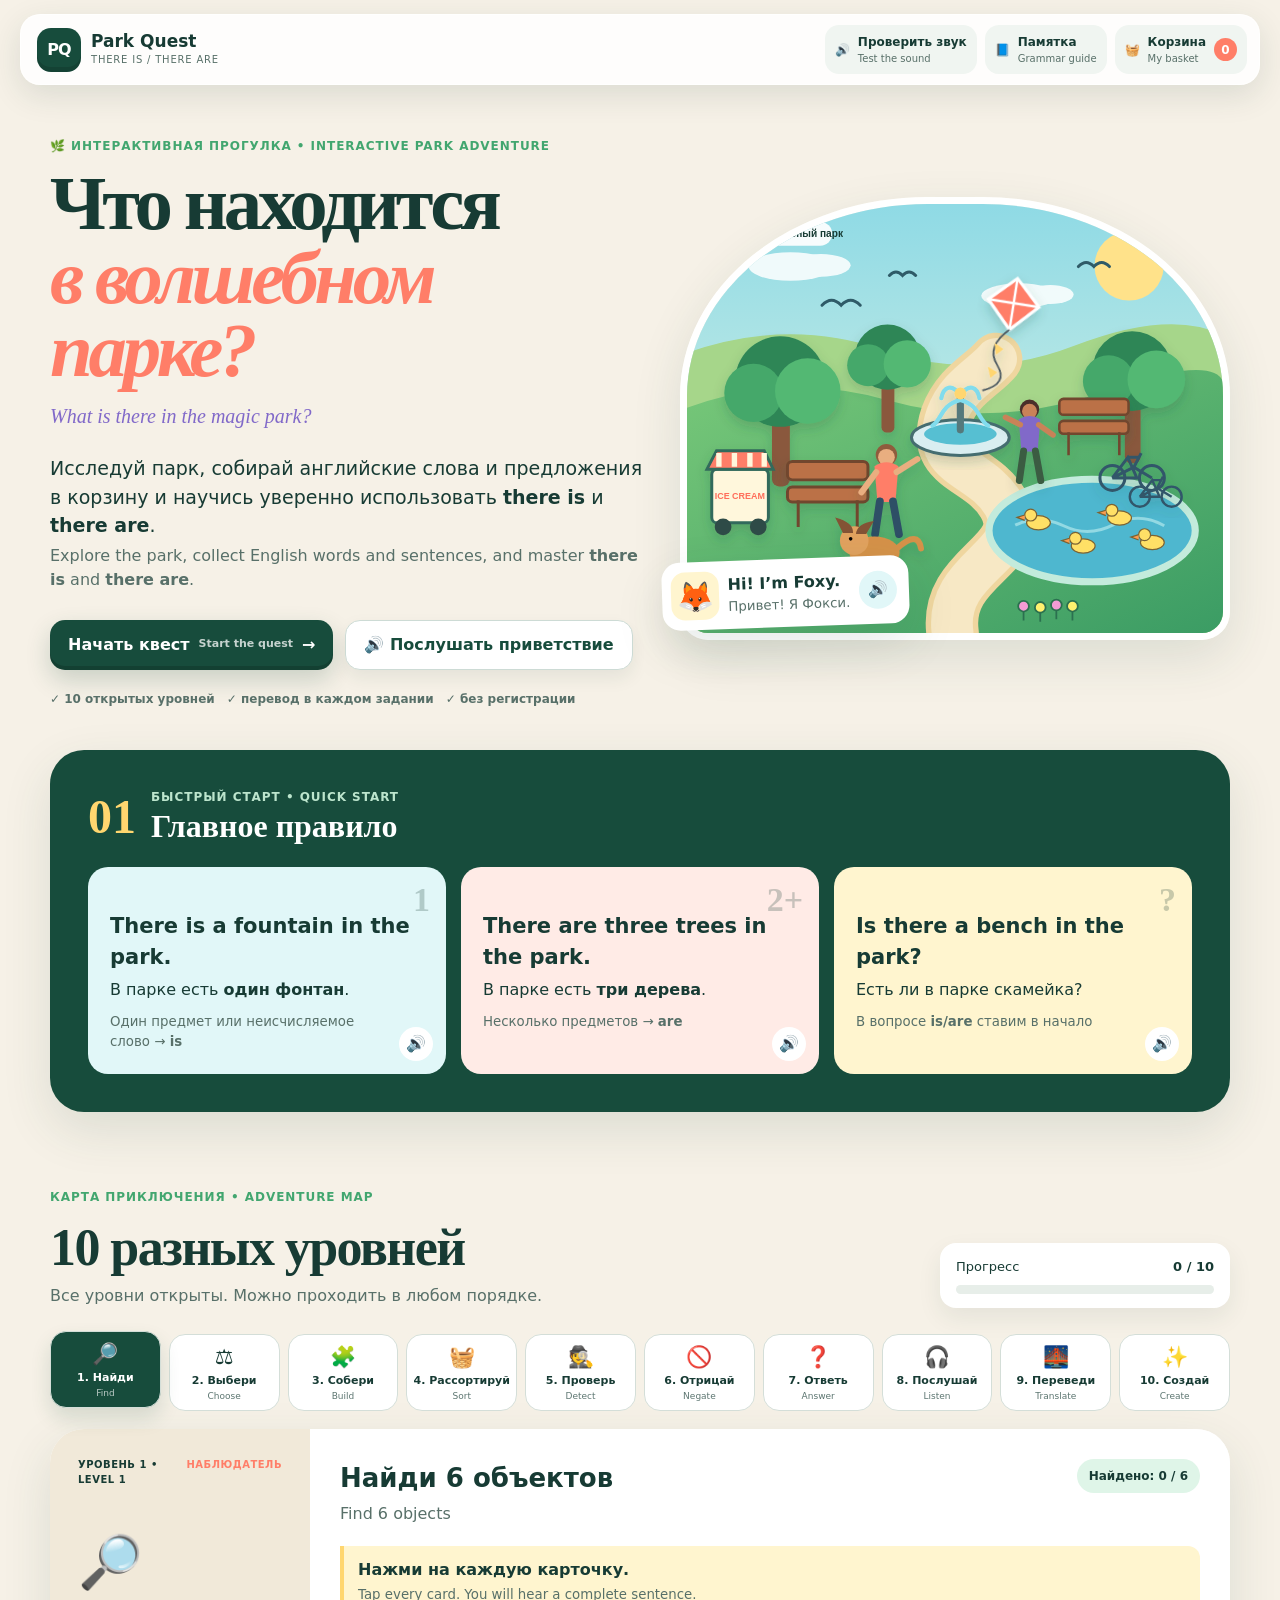
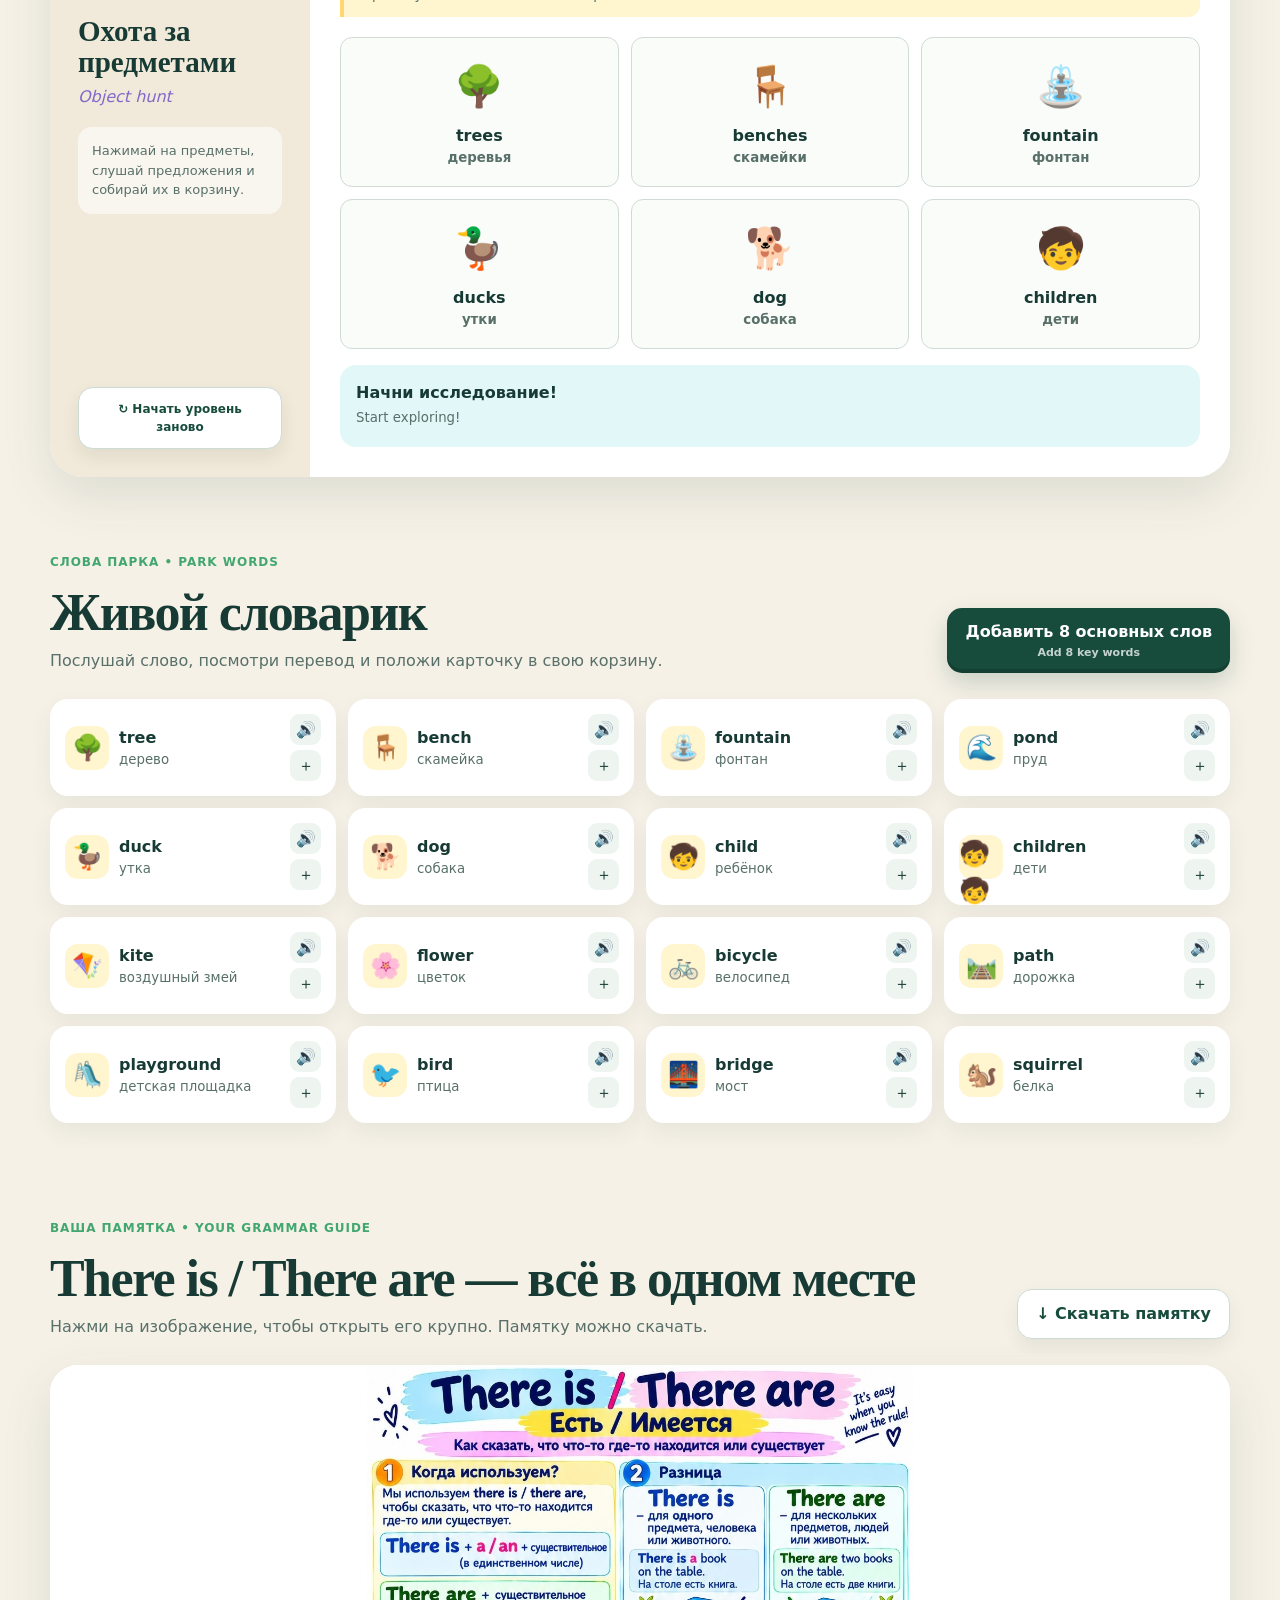
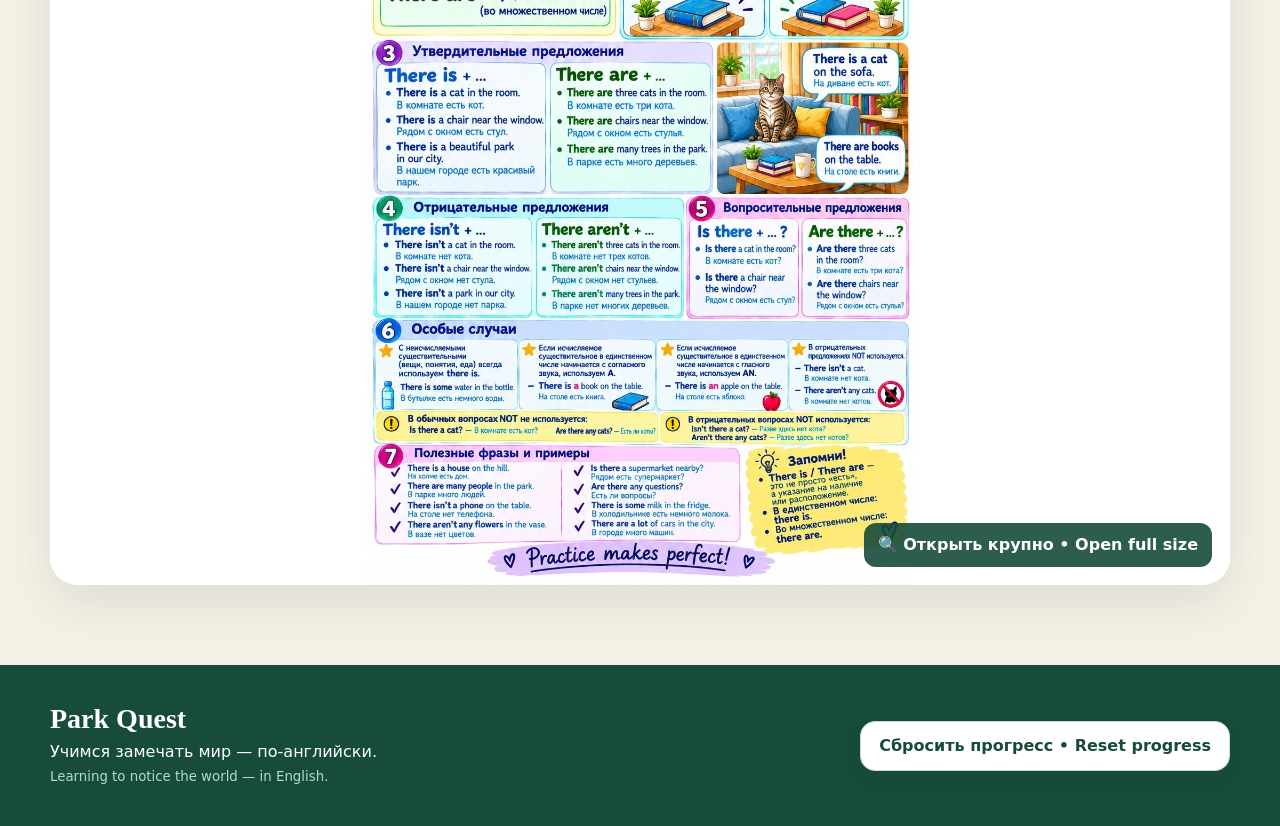
<file: index.html>
<!doctype html>
<html lang="ru">
<head>
  <meta charset="utf-8">
  <meta name="viewport" content="width=device-width, initial-scale=1, viewport-fit=cover">
  <meta name="theme-color" content="#174c3c">
  <meta name="description" content="Интерактивная игра по английскому языку: There is / There are. 10 уровней, озвучка, перевод и словарь.">
  <title>Park Quest — There is / There are</title>
  <link rel="stylesheet" href="styles.css">
</head>
<body>
  <div class="sky-noise" aria-hidden="true"></div>
  <header class="topbar">
    <a class="brand" href="#top" aria-label="Park Quest — на главную">
      <span class="brand-mark">PQ</span>
      <span><b>Park Quest</b><small>There is / There are</small></span>
    </a>
    <nav class="top-actions" aria-label="Быстрые действия">
      <button class="chip" id="soundTestBtn" type="button"><span>🔊</span><span>Проверить звук<small>Test the sound</small></span></button>
      <button class="chip" id="openMemoBtn" type="button"><span>📘</span><span>Памятка<small>Grammar guide</small></span></button>
      <button class="chip basket-chip" id="openBasketBtn" type="button"><span>🧺</span><span>Корзина<small>My basket</small></span><b id="basketCount">0</b></button>
    </nav>
  </header>

  <main id="top">
    <section class="hero shell">
      <div class="hero-copy">
        <p class="eyebrow"><span>🌿</span> Интерактивная прогулка • Interactive park adventure</p>
        <h1>Что находится<br><em>в волшебном парке?</em></h1>
        <p class="translation">What is there in the magic park?</p>
        <p class="lead">Исследуй парк, собирай английские слова и предложения в корзину и научись уверенно использовать <b>there is</b> и <b>there are</b>.</p>
        <p class="lead-en">Explore the park, collect English words and sentences, and master <b>there is</b> and <b>there are</b>.</p>
        <div class="hero-buttons">
          <button class="primary-btn" id="startBtn" type="button">Начать квест <span>Start the quest</span> →</button>
          <button class="secondary-btn speak-btn" type="button" data-speak="Welcome to Park Quest! Let's discover what is in the park.">🔊 Послушать приветствие</button>
        </div>
        <div class="mini-facts" aria-label="Особенности игры">
          <span>✓ 10 открытых уровней</span><span>✓ перевод в каждом задании</span><span>✓ без регистрации</span>
        </div>
      </div>
      <div class="hero-art" aria-label="Иллюстрация волшебного парка">
        <img src="assets/park-scene.svg" alt="Парк с фонтаном, деревьями, скамейками, утками, детьми и собакой">
        <div class="guide-bubble">
          <span class="guide-avatar">🦊</span>
          <div><b>Hi! I’m Foxy.</b><small>Привет! Я Фокси.</small></div>
          <button class="round-speak speak-btn" type="button" aria-label="Озвучить фразу" data-speak="Hi! I'm Foxy. Let's explore the park together!">🔊</button>
        </div>
      </div>
    </section>

    <section class="rule-strip shell" aria-labelledby="quick-rule-title">
      <div class="rule-intro">
        <span class="section-number">01</span>
        <div><p class="eyebrow">Быстрый старт • Quick start</p><h2 id="quick-rule-title">Главное правило</h2></div>
      </div>
      <div class="rule-cards">
        <article class="rule-card cyan">
          <span class="rule-icon">1</span>
          <h3>There <b>is</b> a fountain in the park.</h3>
          <p>В парке есть <b>один фонтан</b>.</p>
          <small>Один предмет или неисчисляемое слово → <b>is</b></small>
          <button class="tiny-speak speak-btn" type="button" data-speak="There is a fountain in the park.">🔊</button>
        </article>
        <article class="rule-card coral">
          <span class="rule-icon">2+</span>
          <h3>There <b>are</b> three trees in the park.</h3>
          <p>В парке есть <b>три дерева</b>.</p>
          <small>Несколько предметов → <b>are</b></small>
          <button class="tiny-speak speak-btn" type="button" data-speak="There are three trees in the park.">🔊</button>
        </article>
        <article class="rule-card yellow">
          <span class="rule-icon">?</span>
          <h3><b>Is</b> there a bench in the park?</h3>
          <p>Есть ли в парке скамейка?</p>
          <small>В вопросе <b>is/are</b> ставим в начало</small>
          <button class="tiny-speak speak-btn" type="button" data-speak="Is there a bench in the park?">🔊</button>
        </article>
      </div>
    </section>

    <section class="quest shell" id="quest">
      <div class="section-heading">
        <div><p class="eyebrow">Карта приключения • Adventure map</p><h2>10 разных уровней</h2><p>Все уровни открыты. Можно проходить в любом порядке.</p></div>
        <div class="progress-card">
          <div><span>Прогресс</span><b id="progressText">0 / 10</b></div>
          <div class="progress-track"><i id="progressBar"></i></div>
        </div>
      </div>
      <div class="level-map" id="levelMap" aria-label="Выбор уровня"></div>
      <div class="game-shell">
        <aside class="mission-card">
          <div class="mission-top"><span id="missionNumber">Уровень 1</span><span id="missionBadge">Наблюдатель</span></div>
          <div class="mission-icon" id="missionIcon">🔎</div>
          <h3 id="missionTitle">Охота за предметами</h3>
          <p id="missionTranslation">Object hunt</p>
          <div class="mission-tip" id="missionTip">Нажимай на предметы и слушай предложения.</div>
          <button class="secondary-btn full" id="resetLevelBtn" type="button">↻ Начать уровень заново</button>
        </aside>
        <section class="game-stage" id="gameStage" aria-live="polite"></section>
      </div>
    </section>

    <section class="vocab shell" id="vocabulary">
      <div class="section-heading">
        <div><p class="eyebrow">Слова парка • Park words</p><h2>Живой словарик</h2><p>Послушай слово, посмотри перевод и положи карточку в свою корзину.</p></div>
        <button class="primary-btn compact" id="addAllWordsBtn" type="button">Добавить 8 основных слов <span>Add 8 key words</span></button>
      </div>
      <div class="word-grid" id="wordGrid"></div>
    </section>

    <section class="memo shell" id="memo">
      <div class="section-heading">
        <div><p class="eyebrow">Ваша памятка • Your grammar guide</p><h2>There is / There are — всё в одном месте</h2><p>Нажми на изображение, чтобы открыть его крупно. Памятку можно скачать.</p></div>
        <a class="secondary-btn" href="assets/there-is-there-are-memo.jpg" download>↓ Скачать памятку</a>
      </div>
      <button class="memo-preview" id="memoPreview" type="button" aria-label="Открыть памятку крупно">
        <img src="assets/there-is-there-are-memo.jpg" alt="Памятка There is и There are с русским переводом, правилами и примерами">
        <span>🔍 Открыть крупно • Open full size</span>
      </button>
    </section>
  </main>

  <footer>
    <div class="shell footer-inner"><div><b>Park Quest</b><p>Учимся замечать мир — по-английски.</p><small>Learning to notice the world — in English.</small></div><button class="secondary-btn" id="resetAllBtn" type="button">Сбросить прогресс • Reset progress</button></div>
  </footer>

  <dialog id="basketDialog" class="panel-dialog">
    <div class="dialog-head"><div><p class="eyebrow">Моя коллекция • My collection</p><h2>Корзина слов и предложений</h2></div><button class="close-btn" data-close-dialog="basketDialog" type="button" aria-label="Закрыть">×</button></div>
    <div class="basket-tabs"><button class="active" data-basket-tab="all">Все • All</button><button data-basket-tab="word">Слова • Words</button><button data-basket-tab="sentence">Предложения • Sentences</button></div>
    <div id="basketItems" class="basket-items"></div>
    <div class="dialog-actions"><button class="secondary-btn" id="copyBasketBtn" type="button">⧉ Скопировать список</button><button class="danger-link" id="clearBasketBtn" type="button">Очистить корзину</button></div>
  </dialog>

  <dialog id="memoDialog" class="memo-dialog">
    <button class="close-btn floating" data-close-dialog="memoDialog" type="button" aria-label="Закрыть">×</button>
    <img src="assets/there-is-there-are-memo.jpg" alt="Полная памятка There is и There are">
  </dialog>

  <div class="toast" id="toast" role="status" aria-live="polite"></div>
  <script src="app.js"></script>
</body>
</html>
</file>
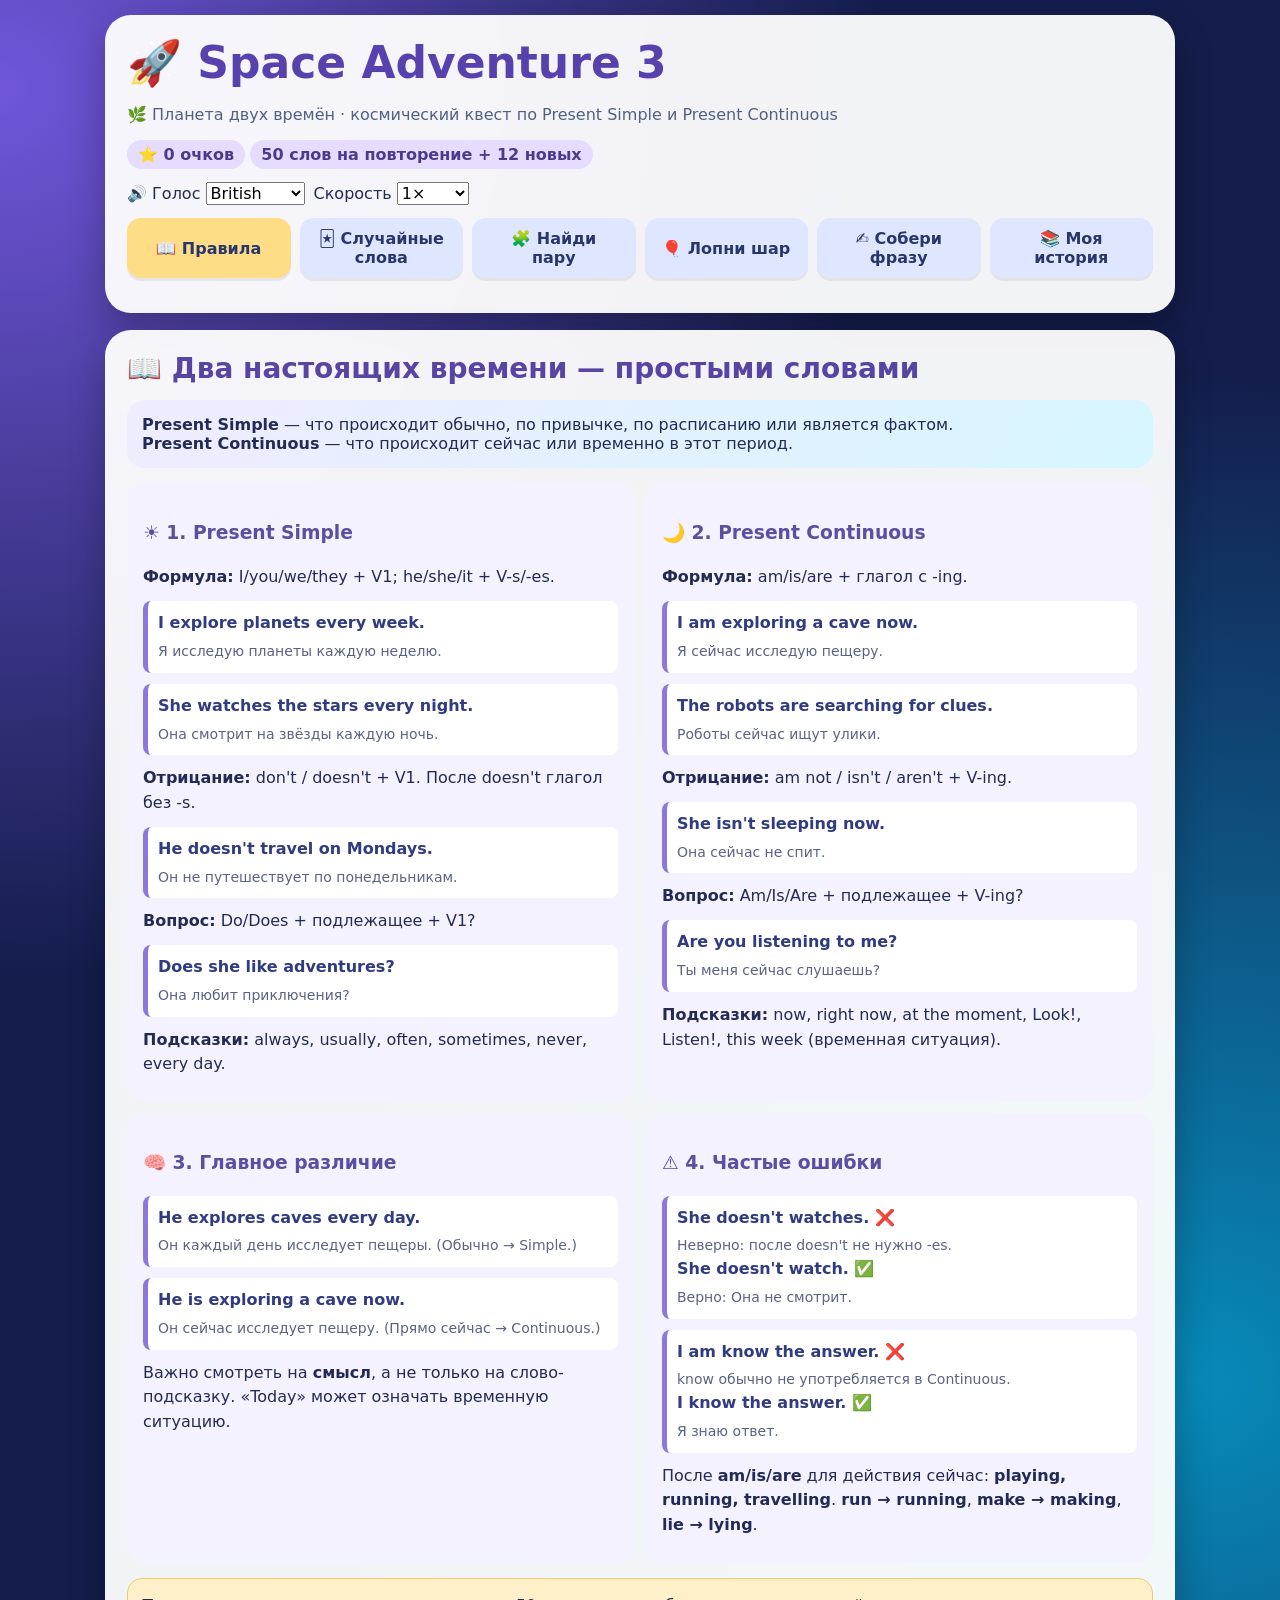
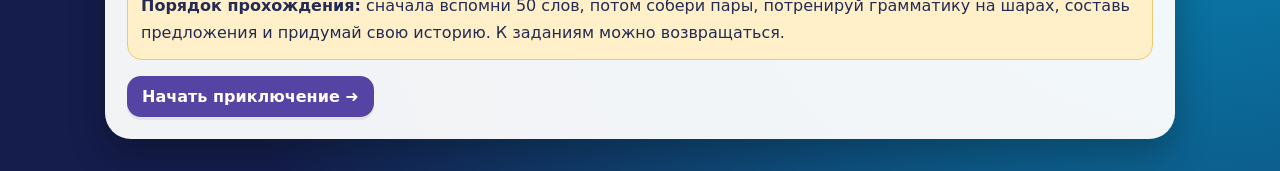
<file: space-adventure-3/index.html>
<!doctype html><html lang="ru"><head><meta charset="utf-8"><meta name="viewport" content="width=device-width,initial-scale=1"><meta name="theme-color" content="#241e62"><title>🚀 Space Adventure 3 — Планета двух времён</title><style>
:root{font-family:system-ui,"Segoe UI",Arial,sans-serif;color:#232b54}*{box-sizing:border-box}body{margin:0;min-height:100vh;background:radial-gradient(circle at 0% 5%,#7156da 0,transparent 42%),radial-gradient(circle at 94% 78%,#078ab9 0,transparent 55%),#141d4c}.wrap{max-width:1100px;margin:auto;padding:15px}header,main{background:#fffffff1;border-radius:26px;padding:22px;margin-bottom:17px;box-shadow:0 15px 36px #0004}h1{margin:0;color:#5742ad;font-size:clamp(26px,5vw,44px)}h2{margin:0 0 13px;color:#5844a2;font-size:clamp(21px,3vw,28px)}h3{color:#5b4fa0}.dim{color:#526180}.nav,.actions,.choices,.answer,.bank,.filters{display:flex;gap:9px;flex-wrap:wrap;margin:13px 0}.nav button{flex:1 1 145px}.pill{display:inline-block;border-radius:20px;padding:5px 11px;background:#e5dcff;font-weight:800;color:#4c3b8b}button,select{font:inherit}button{border:0;border-radius:14px;background:#dfe6ff;color:#28366c;font-weight:800;cursor:pointer;padding:11px 15px;touch-action:manipulation;box-shadow:0 3px 0 #0001}button:active{transform:translateY(2px)}button:focus-visible,textarea:focus-visible{outline:3px solid #ef93bd}button:disabled{opacity:.45;cursor:default}.sel,.gold{background:#ffdc86}.pink{background:#ffc5da}.mint{background:#a7efcf}.blue{background:#a8e9ff}.dark{background:#5644a5;color:white}.stage[hidden]{display:none}.heading{background:linear-gradient(120deg,#efecff,#d7f6ff);border-radius:18px;padding:15px;margin:15px 0}.lesson-grid{display:grid;grid-template-columns:repeat(2,minmax(0,1fr));gap:12px}.lesson{border-radius:17px;background:#f4f2ff;padding:16px;line-height:1.55}.lesson p{margin:8px 0}.example{border-left:5px solid #8c78db;background:white;border-radius:8px;padding:10px;margin:11px 0}.en{font-weight:850;color:#303b80}.ru{font-size:14px;color:#596383;margin-top:5px}.stat{font-weight:800;color:#5747a4}.bar{height:13px;border-radius:30px;background:#e2e4fd;overflow:hidden;margin:13px 0}.bar span{display:block;width:0;height:100%;background:linear-gradient(90deg,#43dfbf,#7095ff);transition:width .25s}.flipcard{margin:14px auto;max-width:560px;height:225px;cursor:pointer;perspective:900px}.inner{width:100%;height:100%;position:relative;transform-style:preserve-3d;transition:transform .5s}.flipcard.flipped .inner{transform:rotateY(180deg)}.face{position:absolute;inset:0;display:flex;align-items:center;justify-content:center;flex-direction:column;gap:7px;border-radius:23px;border:4px solid #aedcff;background:linear-gradient(120deg,#dcf8ff,#fff);backface-visibility:hidden;-webkit-backface-visibility:hidden;text-align:center;padding:12px}.face.back{transform:rotateY(180deg);background:linear-gradient(120deg,#ffebc1,#efe1ff)}.bigword{font-size:clamp(26px,5vw,37px);font-weight:950}.emoji{font-size:58px}.option-grid{display:grid;grid-template-columns:repeat(2,minmax(0,1fr));gap:9px}.option-grid button{min-height:54px}.board{display:grid;grid-template-columns:repeat(5,minmax(0,1fr));gap:9px}.piece{min-height:84px;padding:5px;overflow-wrap:anywhere;background:#6553c1;color:white;border:3px solid #9989ed;font-size:14px}.piece.open{background:#ffdf98;color:#27315f}.piece.done{background:#b0f2d8;color:#185b48}.gamefield{position:relative;min-height:310px;background:radial-gradient(circle at center,#55cfc033,transparent 60%),linear-gradient(180deg,#12194f,#234f8f);border-radius:25px;overflow:hidden;padding:19px 13px 37px}.cloud{position:absolute;top:10px;right:16px;opacity:.6;font-size:35px}.targets{display:grid;grid-template-columns:repeat(3,1fr);gap:12px;align-items:center;justify-items:center;margin-top:18px}.balloon{display:flex;align-items:center;justify-content:center;position:relative;width:min(100%,184px);height:125px;border-radius:55% 55% 50% 50%;background:radial-gradient(circle at 30% 20%,#fff9,#ff86b8 34%,#b34dab);border:3px solid #fff8;color:#262953;box-shadow:inset -10px -14px 20px #0002,0 8px 15px #0004;animation:bob 2.8s ease-in-out infinite;z-index:1;padding:18px;font-size:clamp(13px,2vw,17px);text-align:center;overflow-wrap:anywhere}.balloon:nth-child(2){background:radial-gradient(circle at 30% 20%,#fff9,#ffe37b 36%,#cf861f);animation-delay:-1.3s}.balloon:nth-child(3){background:radial-gradient(circle at 30% 20%,#fff9,#77e4fa 36%,#3e83be);animation-delay:-.6s}.balloon:after{content:"";position:absolute;width:2px;height:28px;left:50%;bottom:-27px;background:#fff9}.balloon.hit{animation:pop .3s forwards}.question{padding:16px;border-radius:18px;background:#e8edff;border:2px dashed #afafe3;font-size:clamp(17px,3vw,24px);font-weight:900}.translation{color:#59638e;margin:10px 0}.status{min-height:46px;border-radius:13px;padding:12px;margin:12px 0;background:#f0edff;font-weight:750}.status.ok{background:#bdf5d6}.status.no{background:#ffe0e5}.answer{min-height:69px;border:3px dashed #b7b1e6;border-radius:14px;padding:8px;background:white}.token{background:#ffe09b}.token.used{opacity:.25;pointer-events:none}.story-card{background:linear-gradient(125deg,#dcf9e9,#e8e5ff);border-radius:22px;padding:19px;margin:14px 0}.story-lines{line-height:1.65}.story-lines p{margin:10px 0}.story-text{width:100%;min-height:160px;border:2px solid #bcb8df;border-radius:14px;padding:12px;font:inherit;resize:vertical}.story-controls{display:grid;grid-template-columns:repeat(2,minmax(0,1fr));gap:12px}.story-controls label{font-weight:850;color:#4a4487}.story-controls select{display:block;width:100%;padding:10px;border-radius:12px;background:#fff;border:1px solid #bcb7de;margin-top:6px}.help{background:#fff0c9;border:1px solid #eacb6f;border-radius:15px;padding:13px;line-height:1.7}.small{font-size:13px}.foot{margin-top:14px;color:#5e6382;font-size:13px}@keyframes bob{0%,100%{transform:translateY(0)}50%{transform:translateY(-9px)}}@keyframes pop{to{transform:scale(.1);opacity:0}}@media (prefers-reduced-motion:reduce){.balloon,.inner{animation:none;transition:none}}@media(max-width:650px){.wrap{padding:8px}header,main{padding:14px}.lesson-grid,.story-controls{grid-template-columns:1fr}.board,.targets{grid-template-columns:repeat(3,minmax(0,1fr))}.piece{font-size:12px;min-height:74px}.balloon{min-height:110px;height:110px;padding:7px;font-size:12px}.option-grid{grid-template-columns:1fr}}
</style></head><body><div class="wrap"><header><h1>🚀 Space Adventure 3</h1><p class="dim">🌿 Планета двух времён · космический квест по Present Simple и Present Continuous</p><span class="pill" id="points">⭐ 0 очков</span> <span class="pill">50 слов на повторение + 12 новых</span><div class="actions"><label>🔊 Голос <select id="voice"><option value="en-GB">British</option><option value="en-US">American</option></select></label><label>Скорость <select id="speed"><option value=".75">0,75×</option><option value="1" selected>1×</option><option value="1.2">1,2×</option></select></label></div><nav class="nav"><button id="nav0" class="sel">📖 Правила</button><button id="nav1">🃏 Случайные слова</button><button id="nav2">🧩 Найди пару</button><button id="nav3">🎈 Лопни шар</button><button id="nav4">✍️ Собери фразу</button><button id="nav5">📚 Моя история</button></nav></header><main>
<section class="stage" id="p0"><h2>📖 Два настоящих времени — простыми словами</h2><div class="heading"><strong>Present Simple</strong> — что происходит обычно, по привычке, по расписанию или является фактом.<br><strong>Present Continuous</strong> — что происходит сейчас или временно в этот период.</div><div class="lesson-grid"><article class="lesson"><h3>☀️ 1. Present Simple</h3><p><strong>Формула:</strong> I/you/we/they + V1; he/she/it + V-s/-es.</p><div class="example"><div class="en">I explore planets every week.</div><div class="ru">Я исследую планеты каждую неделю.</div></div><div class="example"><div class="en">She watches the stars every night.</div><div class="ru">Она смотрит на звёзды каждую ночь.</div></div><p><strong>Отрицание:</strong> don't / doesn't + V1. После doesn't глагол без -s.</p><div class="example"><div class="en">He doesn't travel on Mondays.</div><div class="ru">Он не путешествует по понедельникам.</div></div><p><strong>Вопрос:</strong> Do/Does + подлежащее + V1?</p><div class="example"><div class="en">Does she like adventures?</div><div class="ru">Она любит приключения?</div></div><p><strong>Подсказки:</strong> always, usually, often, sometimes, never, every day.</p></article><article class="lesson"><h3>🌙 2. Present Continuous</h3><p><strong>Формула:</strong> am/is/are + глагол с -ing.</p><div class="example"><div class="en">I am exploring a cave now.</div><div class="ru">Я сейчас исследую пещеру.</div></div><div class="example"><div class="en">The robots are searching for clues.</div><div class="ru">Роботы сейчас ищут улики.</div></div><p><strong>Отрицание:</strong> am not / isn't / aren't + V-ing.</p><div class="example"><div class="en">She isn't sleeping now.</div><div class="ru">Она сейчас не спит.</div></div><p><strong>Вопрос:</strong> Am/Is/Are + подлежащее + V-ing?</p><div class="example"><div class="en">Are you listening to me?</div><div class="ru">Ты меня сейчас слушаешь?</div></div><p><strong>Подсказки:</strong> now, right now, at the moment, Look!, Listen!, this week (временная ситуация).</p></article><article class="lesson"><h3>🧠 3. Главное различие</h3><div class="example"><div class="en">He explores caves every day.</div><div class="ru">Он каждый день исследует пещеры. (Обычно → Simple.)</div></div><div class="example"><div class="en">He is exploring a cave now.</div><div class="ru">Он сейчас исследует пещеру. (Прямо сейчас → Continuous.)</div></div><p>Важно смотреть на <strong>смысл</strong>, а не только на слово-подсказку. «Today» может означать временную ситуацию.</p></article><article class="lesson"><h3>⚠️ 4. Частые ошибки</h3><div class="example"><div class="en">She doesn't watches. ❌</div><div class="ru">Неверно: после doesn't не нужно -es.</div><div class="en">She doesn't watch. ✅</div><div class="ru">Верно: Она не смотрит.</div></div><div class="example"><div class="en">I am know the answer. ❌</div><div class="ru">know обычно не употребляется в Continuous.</div><div class="en">I know the answer. ✅</div><div class="ru">Я знаю ответ.</div></div><p>После <strong>am/is/are</strong> для действия сейчас: <strong>playing, running, travelling</strong>. <strong>run → running</strong>, <strong>make → making</strong>, <strong>lie → lying</strong>.</p></article></div><p class="help"><strong>Порядок прохождения:</strong> сначала вспомни 50 слов, потом собери пары, потренируй грамматику на шарах, составь предложения и придумай свою историю. К заданиям можно возвращаться.</p><button class="dark" onclick="document.getElementById('nav1').click()">Начать приключение ➜</button></section>
<section class="stage" id="p1" hidden><h2>🃏 Угадай перевод — карточки вразброс</h2><p class="dim">Порядок меняется при каждом запуске. Нажми на вариант перевода, а затем проверь обратную сторону.</p><div class="actions"><button class="gold" id="oldWords">50 прежних слов</button><button id="newWords">12 новых слов</button><button id="shuffle">🔀 Перемешать</button></div><div id="cardno" class="stat"></div><div class="bar"><span id="cardbar"></span></div><div class="flipcard" id="flip" tabindex="0" role="button" aria-label="Перевернуть карточку"><div class="inner"><div class="face"><div class="emoji" id="cEmoji"></div><div class="bigword" id="cEn"></div><small>Попробуй вспомнить перевод</small></div><div class="face back"><div class="bigword" id="cRu"></div><small>Русский перевод</small></div></div></div><div class="option-grid" id="flashOpts"></div><div class="status" id="flashMsg"></div><div class="actions"><button id="prev">⬅ Назад</button><button id="flipBtn" class="pink">🔄 Перевернуть</button><button id="next" class="blue">Далее ➡</button><button id="speakWord">🔊 Послушать</button></div></section>
<section class="stage" id="p2" hidden><h2>🧩 Космическая память — найди пары</h2><p class="dim">Все 50 прежних слов разделены на 10 случайных миссий. В каждой — 5 английских слов и 5 переводов.</p><div id="matchNo" class="stat"></div><div class="bar"><span id="matchbar"></span></div><div class="board" id="board"></div><div class="status" id="matchMsg"></div><div class="actions"><button id="matchRetry">🔄 Повторить миссию</button><button id="matchShuffle">🔀 Перемешать все миссии</button><button id="matchNext" class="mint" hidden>Следующая миссия ➡</button></div></section>
<section class="stage" id="p3" hidden><h2>🎈 Меткость: попади в правильный ответ</h2><p class="dim">24 вопроса постепенно сложнее: привычки → действия сейчас → вопросы и отрицания → сравнение времён. Ошибка не заканчивает игру: появится объяснение.</p><div id="bubbleNo" class="stat"></div><div class="bar"><span id="bubblebar"></span></div><div class="question" id="bubbleQ"></div><div class="translation" id="balloonRu"></div><div class="gamefield"><span class="cloud">✨🪐</span><div class="targets" id="balloons"></div></div><div class="status" id="bubbleMsg"></div><div class="actions"><button id="bubbleSpeak" class="blue">🔊 Прослушать правильную фразу</button><button id="bubbleNext" class="mint" hidden>Следующая цель ➡</button></div></section>
<section class="stage" id="p4" hidden><h2>✍️ Составь предложение</h2><p class="dim">16 заданий: Present Simple и Present Continuous, утверждения, вопросы, отрицания. Нажимай на слова в правильном порядке.</p><div id="orderNo" class="stat"></div><div class="bar"><span id="orderbar"></span></div><div class="question" id="orderRu"></div><h3>Твоё предложение</h3><div class="answer" id="chosen"></div><h3>Слова</h3><div class="bank" id="wordBank"></div><div class="actions"><button id="orderCheck" class="mint">✅ Проверить</button><button id="orderClear">↩ Очистить</button><button id="orderHint" class="gold">💡 Подсказка</button><button id="orderSpeak" class="blue">🔊 Прослушать</button><button id="orderNext" class="pink" hidden>Дальше ➡</button></div><div class="status" id="orderMsg"></div></section>
<section class="stage" id="p5" hidden><h2>📚 Создай собственную историю о загадочной планете</h2><div class="help"><strong>Задача:</strong> минимум 4 предложения. Расскажи, что герой делает <strong>обычно</strong> (Present Simple), а что происходит <strong>сейчас</strong> (Present Continuous). Добавь неожиданное событие и свои идеи. Сначала можно собрать образец, а затем переписать его.</div><div class="story-controls"><label>🧑‍🚀 Герой<select id="story_hero"></select></label><label>🌿 Место<select id="story_place"></select></label><label>🔁 Что делает обычно<select id="story_routine"></select></label><label>⏳ Что делает сейчас<select id="story_now"></select></label><label>✨ Неожиданное событие<select id="story_event"></select></label></div><button id="storyGenerate" class="gold">✨ Собрать начало истории</button><div class="story-card"><h3>📖 Пример: английский и русский построчно</h3><div id="storyPreview" class="story-lines"></div></div><h3>✍️ Твоя собственная история на английском</h3><textarea id="storyDraft" class="story-text" spellcheck="true" placeholder="The explorer usually... Today, the explorer is..."></textarea><div class="actions"><button id="storyCheck" class="mint">✅ Проверить основные правила</button><button id="storySpeak" class="blue">🔊 Слушать историю</button><button id="storyCopy">📋 Скопировать</button><button id="storyReset">🔄 Начать с образца</button></div><div class="status" id="storyMsg"></div><p class="foot">Проверка текста работает прямо в браузере: находит типичные грамматические ошибки и отсутствие нужных времён, но не понимает все возможные формулировки и не заменяет проверку преподавателем. Для полной проверки можешь отправить свою историю в чат.</p></section>
</main></div><script id="data" type="application/json">{"words":[{"en":"rocket","ru":"ракета","icon":"🚀"},{"en":"planet","ru":"планета","icon":"🪐"},{"en":"star","ru":"звезда","icon":"⭐"},{"en":"moon","ru":"луна","icon":"🌙"},{"en":"astronaut","ru":"космонавт","icon":"👩‍🚀"},{"en":"spaceship","ru":"космический корабль","icon":"🛸"},{"en":"helmet","ru":"шлем","icon":"🪖"},{"en":"explore","ru":"исследовать","icon":"🔎"},{"en":"discover","ru":"обнаружить","icon":"💫"},{"en":"alien","ru":"инопланетянин","icon":"👽"},{"en":"friendly","ru":"дружелюбный","icon":"🤝"},{"en":"signal","ru":"сигнал","icon":"📡"},{"en":"map","ru":"карта","icon":"🗺️"},{"en":"cave","ru":"пещера","icon":"🪨"},{"en":"treasure","ru":"сокровище","icon":"💎"},{"en":"robot","ru":"робот","icon":"🤖"},{"en":"brave","ru":"храбрый","icon":"🦁"},{"en":"travel","ru":"путешествовать","icon":"🌌"},{"en":"return","ru":"возвращаться","icon":"🏠"},{"en":"adventure","ru":"приключение","icon":"🌠"},{"en":"galaxy","ru":"галактика","icon":"🌌"},{"en":"comet","ru":"комета","icon":"☄️"},{"en":"meteor","ru":"метеор","icon":"🌠"},{"en":"orbit","ru":"орбита","icon":"🔄"},{"en":"gravity","ru":"гравитация","icon":"🧲"},{"en":"satellite","ru":"спутник","icon":"📡"},{"en":"telescope","ru":"телескоп","icon":"🔭"},{"en":"mission","ru":"миссия","icon":"🎯"},{"en":"engine","ru":"двигатель","icon":"⚙️"},{"en":"oxygen","ru":"кислород","icon":"💨"},{"en":"journey","ru":"путешествие","icon":"🧳"},{"en":"mysterious","ru":"загадочный","icon":"🪄"},{"en":"rescue","ru":"спасать","icon":"🛟"},{"en":"dangerous","ru":"опасный","icon":"⚠️"},{"en":"suddenly","ru":"внезапно","icon":"💥"},{"en":"disappear","ru":"исчезать","icon":"✨"},{"en":"protect","ru":"защищать","icon":"🛡️"},{"en":"secret","ru":"секретный","icon":"🤫"},{"en":"surprising","ru":"удивительный","icon":"😮"},{"en":"follow","ru":"следовать","icon":"👣"},{"en":"search","ru":"искать","icon":"🔍"},{"en":"message","ru":"сообщение","icon":"💌"},{"en":"hidden","ru":"спрятанный","icon":"🗝️"},{"en":"remember","ru":"помнить","icon":"🧠"},{"en":"strange","ru":"странный","icon":"👾"},{"en":"reach","ru":"достигать","icon":"🏁"},{"en":"escape","ru":"сбежать","icon":"🏃"},{"en":"promise","ru":"обещать","icon":"🤝"},{"en":"careful","ru":"осторожный","icon":"🐾"},{"en":"shadow","ru":"тень","icon":"🌑"}],"extra":[{"en":"clue","ru":"улика","icon":"🧩"},{"en":"glowing","ru":"светящийся","icon":"💡"},{"en":"shelter","ru":"укрытие","icon":"🏕️"},{"en":"footprint","ru":"след ноги","icon":"👣"},{"en":"path","ru":"тропа","icon":"🛤️"},{"en":"whisper","ru":"шептать","icon":"🤫"},{"en":"creature","ru":"существо","icon":"🐾"},{"en":"crystal","ru":"кристалл","icon":"💎"},{"en":"discoveries","ru":"открытия","icon":"🔎"},{"en":"survive","ru":"выживать","icon":"🛡️"},{"en":"explorer","ru":"исследователь","icon":"🧑‍🚀"},{"en":"waterfall","ru":"водопад","icon":"🌊"}],"bubbles":[{"en":"My sister ___ the stars every night.","ru":"Моя сестра смотрит на звёзды каждую ночь.","ans":"watches","options":["watches","is watching","watch"],"why":"every night = привычка; после she добавляем -es к watch."},{"en":"Look! The robot ___ now.","ru":"Смотри! Робот сейчас бежит.","ans":"is running","options":["runs","is running","are running"],"why":"Look! и now → Present Continuous: is + running."},{"en":"They ___ on this planet every summer.","ru":"Они путешествуют на эту планету каждое лето.","ans":"travel","options":["travel","travels","are travelling"],"why":"every summer → Present Simple, they + travel."},{"en":"Listen! Someone ___ behind the door.","ru":"Послушай! Кто-то шепчет за дверью.","ans":"is whispering","options":["whispers","are whispering","is whispering"],"why":"Событие прямо сейчас → is + whispering."},{"en":"She ___ a helmet on every mission.","ru":"Она надевает шлем в каждой миссии.","ans":"wears","options":["wears","is wearing","wear"],"why":"every mission → привычка, she + wears."},{"en":"We ___ a mysterious signal at the moment.","ru":"Сейчас мы ищем загадочный сигнал.","ans":"are searching for","options":["search for","are searching for","is searching for"],"why":"at the moment → are + searching for."},{"en":"The spaceship usually ___ at noon.","ru":"Корабль обычно вылетает в полдень.","ans":"leaves","options":["leave","is leaving","leaves"],"why":"usually → расписание/обычное действие; it + leaves."},{"en":"I ___ oxygen right now.","ru":"Прямо сейчас я проверяю кислород.","ans":"am checking","options":["am checking","check","is checking"],"why":"right now → am + checking."},{"en":"He ___ the answer.","ru":"Он знает ответ.","ans":"knows","options":["is knowing","knows","know"],"why":"know — глагол состояния; обычно не используем Continuous."},{"en":"The explorers ___ a map now.","ru":"Исследователи сейчас рисуют карту.","ans":"are drawing","options":["are drawing","draws","is drawing"],"why":"now → are + drawing."},{"en":"My friend never ___ up.","ru":"Мой друг никогда не сдаётся.","ans":"gives","options":["give","is giving","gives"],"why":"never → Present Simple, he/she + gives up."},{"en":"Why ___ you ___?","ru":"Почему ты смеёшься прямо сейчас?","ans":"are / laughing","options":["do / laugh","are / laughing","is / laughing"],"why":"Сейчас → Why are you laughing?"},{"en":"___ she ___ strange creatures every day?","ru":"Она каждый день изучает странных существ?","ans":"Does / study","options":["Do / study","Does / studies","Does / study"],"why":"Вопрос Present Simple: Does + she + V1 без -s."},{"en":"The alien ___ us at the moment.","ru":"Инопланетянин сейчас нам не помогает.","ans":"isn't helping","options":["doesn't help","aren't helping","isn't helping"],"why":"at the moment → isn't + helping."},{"en":"We ___ to Earth on Fridays.","ru":"Мы не возвращаемся на Землю по пятницам.","ans":"don't return","options":["aren't returning","doesn't return","don't return"],"why":"on Fridays → регулярное действие; we don't + V1."},{"en":"Be quiet! The astronaut ___.","ru":"Тише! Космонавт спит.","ans":"is sleeping","options":["sleeps","is sleeping","are sleeping"],"why":"Be quiet! говорит о действии сейчас."},{"en":"My parents ___ science fiction films.","ru":"Мои родители любят научную фантастику.","ans":"love","options":["are loving","loves","love"],"why":"love обычно описывает состояние, Present Simple."},{"en":"This week we ___ a new planet.","ru":"На этой неделе мы исследуем новую планету.","ans":"are exploring","options":["explore","explores","are exploring"],"why":"this week — временная ситуация, происходящая в этот период."},{"en":"The sun ___ in the east.","ru":"Солнце восходит на востоке.","ans":"rises","options":["is rising","rise","rises"],"why":"Общеизвестный факт → Present Simple."},{"en":"What ___ the robot ___ right now?","ru":"Что робот делает прямо сейчас?","ans":"is / doing","options":["does / do","is / doing","are / doing"],"why":"right now → What is the robot doing?"},{"en":"He ___ his friends every Saturday.","ru":"Он встречается с друзьями каждую субботу.","ans":"meets","options":["meet","is meeting","meets"],"why":"every Saturday → Present Simple, he + meets."},{"en":"Look! Two meteors ___ across the sky.","ru":"Смотри! Два метеора летят по небу.","ans":"are moving","options":["is moving","move","are moving"],"why":"Look! + два предмета → are moving."},{"en":"I ___ this secret message.","ru":"Я не понимаю это секретное сообщение.","ans":"don't understand","options":["am not understanding","don't understand","doesn't understand"],"why":"understand — глагол состояния; Present Simple."},{"en":"The captain ___ the map today.","ru":"Сегодня капитан работает над картой.","ans":"is studying","options":["studies","are studying","is studying"],"why":"today в контексте временной текущей работы → Continuous."}],"ordering":[{"ru":"Я обычно исследую новые планеты.","en":"I usually explore new planets."},{"ru":"Она сейчас ищет подсказку.","en":"She is looking for a clue now."},{"ru":"Робот не спит по ночам.","en":"The robot doesn't sleep at night."},{"ru":"Мы сейчас не возвращаемся домой.","en":"We aren't returning home now."},{"ru":"Ты каждый день носишь шлем?","en":"Do you wear a helmet every day?"},{"ru":"Что космонавт делает сейчас?","en":"What is the astronaut doing now?"},{"ru":"Мой друг знает эту загадочную историю.","en":"My friend knows this mysterious story."},{"ru":"Инопланетяне сейчас следуют за нами.","en":"The aliens are following us now."},{"ru":"Она не смотрит фильмы по понедельникам.","en":"She doesn't watch films on Mondays."},{"ru":"Почему они сейчас смеются?","en":"Why are they laughing now?"},{"ru":"Мы всегда защищаем нашу команду.","en":"We always protect our team."},{"ru":"Сегодня мы изучаем новую пещеру.","en":"We are exploring a new cave today."},{"ru":"Корабль обычно летает ночью.","en":"The spaceship usually flies at night."},{"ru":"Капитан сейчас не разговаривает.","en":"The captain isn't speaking now."},{"ru":"Твои друзья часто играют вместе?","en":"Do your friends often play together?"},{"ru":"Посмотри! Робот несёт кристалл.","en":"Look! The robot is carrying a crystal."}],"scenes":{"hero":[["an astronaut","космонавт","The astronaut"],["a brave explorer","храбрый исследователь","The brave explorer"],["a friendly robot","дружелюбный робот","The friendly robot"]],"place":[["a mysterious jungle","загадочные джунгли","загадочными джунглями"],["a glowing cave","светящаяся пещера","светящейся пещерой"],["a crystal valley","кристальная долина","кристальной долиной"]],"routine":[["explores new places every day","каждый день исследует новые места"],["searches for clues every morning","каждое утро ищет улики"],["protects friends on every mission","защищает друзей в каждой миссии"]],"now":[["is following a trail of strange footprints","идёт по цепочке странных следов"],["is looking for hidden treasure","ищет спрятанное сокровище"],["is helping a lost alien","помогает потерявшемуся инопланетянину"]],"event":[["Suddenly, a mysterious creature appears.","Внезапно появляется загадочное существо."],["Suddenly, a robot sends a secret message.","Внезапно робот отправляет секретное сообщение."],["Suddenly, the sky becomes purple.","Внезапно небо становится фиолетовым."]]}}</script><script>
const DATA=JSON.parse(document.getElementById('data').textContent);
const $=id=>document.getElementById(id);
const shuffle=x=>{let a=x.slice();for(let i=a.length-1;i>0;i--){let j=Math.floor(Math.random()*(i+1));[a[i],a[j]]=[a[j],a[i]]}return a};
let points=0;const earned={flash:new Set(),pair:new Set(),balloon:new Set(),order:new Set()};
const add=n=>{points+=n;$('points').textContent='⭐ '+points+' очков'};
const ui=(tag,cls,txt)=>{let x=document.createElement(tag);if(cls)x.className=cls;if(txt!=null)x.textContent=txt;return x};
function speak(s){if(!('speechSynthesis' in window))return;let t=window.speechSynthesis;t.cancel();let u=new SpeechSynthesisUtterance(s);u.lang=$('voice').value;u.rate=Number($('speed').value);let voices=t.getVoices();u.voice=voices.find(v=>v.lang.toLowerCase()===u.lang.toLowerCase())||voices.find(v=>v.lang.toLowerCase().startsWith('en'))||null;t.speak(u)}
function tab(n){for(let i=0;i<6;i++){$('p'+i).hidden=i!==n;$('nav'+i).classList.toggle('sel',i===n)}window.scrollTo({top:0,behavior:'smooth'})}
for(let i=0;i<6;i++)$('nav'+i).onclick=()=>tab(i);
let deck=shuffle(DATA.words.map((v,i)=>({...v,id:i}))),ci=0,answered=false;
function flash(){let v=deck[ci];answered=false;$('flip').classList.remove('flipped');$('cEn').textContent=v.en;$('cRu').textContent=v.ru;$('cEmoji').textContent=v.icon;$('cardno').textContent='Карточка '+(ci+1)+' / '+deck.length+' · Угадано: '+earned.flash.size;$('cardbar').style.width=(ci+1)/deck.length*100+'%';$('flashMsg').textContent='Выбери перевод, затем переверни карточку для проверки.';$('flashMsg').className='status';let opts=shuffle([v.ru,...shuffle(DATA.words.filter(w=>w.ru!==v.ru)).slice(0,3).map(w=>w.ru)]);$('flashOpts').replaceChildren();opts.forEach(t=>{let b=ui('button','',t);b.onclick=()=>{if(answered)return;answered=true;$('flip').classList.add('flipped');if(t===v.ru){$('flashMsg').textContent='✅ Верно! '+v.en+' — '+v.ru;if(!earned.flash.has(v.id)){earned.flash.add(v.id);add(3)}}else{$('flashMsg').textContent='💡 Неверно. Правильно: '+v.en+' — '+v.ru} $('flashMsg').className='status '+(t===v.ru?'ok':'no');[...$('flashOpts').children].forEach(x=>x.disabled=true)};$('flashOpts').appendChild(b)})}
$('flip').onclick=()=>$('flip').classList.toggle('flipped');$('flipBtn').onclick=()=>$('flip').click();$('prev').onclick=()=>{ci=(ci+deck.length-1)%deck.length;flash()};$('next').onclick=()=>{ci=(ci+1)%deck.length;flash()};$('shuffle').onclick=()=>{deck=shuffle(deck);ci=0;flash()};$('speakWord').onclick=()=>speak(deck[ci].en);
$('newWords').onclick=()=>{deck=shuffle(DATA.extra.map((v,i)=>({...v,id:DATA.words.length+i})));ci=0;flash()};
$('oldWords').onclick=()=>{deck=shuffle(DATA.words.map((v,i)=>({...v,id:i})));ci=0;flash()};
let matchRound=0,matchDeck=shuffle(DATA.words.map((v,i)=>({...v,id:i}))),tiles=[],opened=[],matched=new Set(),locked=false,matchTimer=null;
function matchReset(){if(matchTimer)clearTimeout(matchTimer);opened=[];matched=new Set();locked=false;$('matchNext').hidden=true;let chunk=matchDeck.slice(matchRound*5,matchRound*5+5);tiles=shuffle(chunk.flatMap(w=>[{id:w.id,side:'en',text:w.en},{id:w.id,side:'ru',text:w.ru}]));$('matchMsg').textContent='Открой английское слово и соответствующий перевод.';drawMatch()}
function drawMatch(){$('matchNo').textContent='Миссия '+(matchRound+1)+' / 10 · '+matched.size+' / 5 пар';$('matchbar').style.width=matched.size*20+'%';$('board').replaceChildren();tiles.forEach((w,i)=>{let b=ui('button','piece'+(matched.has(w.id)?' done':opened.includes(i)?' open':''),matched.has(w.id)?'✓ '+w.text:opened.includes(i)?w.text:'✦ ?');b.disabled=locked||matched.has(w.id);b.onclick=()=>openMatch(i);$('board').appendChild(b)})}
function openMatch(i){if(locked||opened.includes(i)||matched.has(tiles[i].id))return;opened.push(i);if(tiles[i].side==='en')speak(tiles[i].text);drawMatch();if(opened.length!==2)return;let a=tiles[opened[0]],b=tiles[opened[1]];if(a.id===b.id&&a.side!==b.side){matched.add(a.id);if(!earned.pair.has(a.id)){earned.pair.add(a.id);add(10)}opened=[];$('matchMsg').textContent='✅ '+DATA.words[a.id].en+' — '+DATA.words[a.id].ru;drawMatch();if(matched.size===5){$('matchMsg').textContent=matchRound===9?'🏆 Все 50 пар пройдены!':'🎉 Все пять пар найдены!';$('matchNext').hidden=matchRound===9}}else{locked=true;$('matchMsg').textContent='Пара не совпала — запомни и попробуй ещё раз.';drawMatch();matchTimer=setTimeout(()=>{opened=[];locked=false;matchTimer=null;drawMatch()},900)}}
$('matchNext').onclick=()=>{if(matched.size===5&&matchRound<9){matchRound++;matchReset()}};
$('matchRetry').onclick=matchReset;
$('matchShuffle').onclick=()=>{matchRound=0;matchDeck=shuffle(DATA.words.map((v,i)=>({...v,id:i})));matchReset()};
let bi=0,balLock=false,balSolved=new Set(),balMissed=0;
function completeBalloon(q){const pieces=q.ans.split(/\s*\/\s*/);let i=0;return q.en.replace(/___/g,()=>pieces[i++]||'___')}
function showBalloon(){if(bi>=DATA.bubbles.length){$('bubbleQ').textContent='🏆 Все 24 цели пройдены!';$('balloons').replaceChildren();$('balloonRu').textContent='Ты потренировала Present Simple и Present Continuous.';$('bubbleNext').hidden=true;$('bubbleNo').textContent='24 / 24';$('bubblebar').style.width='100%';return}
let q=DATA.bubbles[bi];balLock=false;$('bubbleNo').textContent='Цель '+(bi+1)+' / '+DATA.bubbles.length+' · Попыток с ошибкой: '+balMissed;$('bubblebar').style.width=bi/DATA.bubbles.length*100+'%';$('bubbleQ').textContent=q.en;$('balloonRu').textContent=q.ru;$('bubbleNext').hidden=true;$('bubbleMsg').textContent='🎯 Нажми на шар с верным ответом.';$('bubbleMsg').className='status';$('balloons').replaceChildren();shuffle(q.options).forEach(t=>{let b=ui('button','balloon',t);b.onclick=()=>{if(balLock)return;if(t===q.ans){balLock=true;b.classList.add('hit');if(!earned.balloon.has(bi)){earned.balloon.add(bi);add(15)}$('bubbleMsg').textContent='🎯 Попадание! '+completeBalloon(q)+' '+q.why;$('bubbleMsg').className='status ok';$('bubbleNext').hidden=false;[...$('balloons').children].forEach(x=>x.disabled=true);speak(completeBalloon(q))}else{balMissed++;$('bubbleMsg').textContent='💡 Мимо! '+q.why+' Попробуй другой шар.';$('bubbleMsg').className='status no'}};$('balloons').appendChild(b)})}
$('bubbleNext').onclick=()=>{bi++;showBalloon()};$('bubbleSpeak').onclick=()=>{let q=DATA.bubbles[Math.min(bi,DATA.bubbles.length-1)];speak(completeBalloon(q))};
const split=s=>s.match(/[A-Za-z]+(?:'[A-Za-z]+)?|[.,!?]/g)||[],join=x=>x.join(' ').replace(/\s+([.,!?])/g,'$1');
let oi=0,bank=[],chosen=[],orderSolved=new Set();
function showOrder(){if(oi>=DATA.ordering.length){$('orderRu').textContent='🏆 Ты собрала все 16 предложений!';$('orderNo').textContent='16 / 16';$('orderbar').style.width='100%';$('wordBank').replaceChildren();$('chosen').replaceChildren();$('orderCheck').hidden=true;$('orderNext').hidden=true;return}
let q=DATA.ordering[oi];bank=shuffle(split(q.en).map((word,id)=>({word,id})));chosen=[];$('orderNo').textContent='Предложение '+(oi+1)+' / '+DATA.ordering.length;$('orderbar').style.width=oi/DATA.ordering.length*100+'%';$('orderRu').textContent=q.ru;$('orderMsg').textContent='Сначала собери предложение, затем нажми «Проверить»';$('orderMsg').className='status';$('orderCheck').hidden=false;$('orderNext').hidden=true;drawOrder()}
function drawOrder(){$('wordBank').replaceChildren();$('chosen').replaceChildren();chosen.forEach((i,p)=>{let b=ui('button','token',bank[i].word);b.onclick=()=>{if(orderSolved.has(oi))return;chosen.splice(p,1);drawOrder()};$('chosen').appendChild(b)});bank.forEach((w,i)=>{let b=ui('button','token'+(chosen.includes(i)?' used':''),w.word);b.onclick=()=>{if(chosen.includes(i)||orderSolved.has(oi))return;chosen.push(i);drawOrder()};$('wordBank').appendChild(b)})}
$('orderCheck').onclick=()=>{if(orderSolved.has(oi))return;let ans=join(chosen.map(i=>bank[i].word));if(ans===DATA.ordering[oi].en){orderSolved.add(oi);if(!earned.order.has(oi)){earned.order.add(oi);add(15)}$('orderMsg').textContent='✅ Верно! '+ans;$('orderMsg').className='status ok';$('orderCheck').hidden=true;$('orderNext').hidden=false}else{$('orderMsg').textContent='Пока неверно. Проверь вспомогательный глагол, форму глагола и порядок слов.';$('orderMsg').className='status no'}};
$('orderClear').onclick=()=>{if(orderSolved.has(oi))return;chosen=[];drawOrder()};
$('orderHint').onclick=()=>{$('orderMsg').textContent='💡 Первые слова: '+split(DATA.ordering[oi].en).slice(0,3).join(' ');$('orderMsg').className='status'};
$('orderSpeak').onclick=()=>speak(DATA.ordering[oi].en);
$('orderNext').onclick=()=>{oi++;showOrder()};
function fillSelect(id,items){$(id).replaceChildren();items.forEach((x,i)=>{let opt=document.createElement('option');opt.value=String(i);opt.textContent=x[0]+' — '+x[1];$(id).appendChild(opt)})}
for(let k of ['hero','place','routine','now','event'])fillSelect('story_'+k,DATA.scenes[k]);
function story(){let s=DATA.scenes;let h=s.hero[+$('story_hero').value],p=s.place[+$('story_place').value],r=s.routine[+$('story_routine').value],n=s.now[+$('story_now').value],e=s.event[+$('story_event').value];let lines=[[h[2]+' lives near '+p[0]+'.',h[1]+' живёт рядом с '+p[2]+'.'],[h[2]+' '+r[0]+'.',h[1]+' '+r[1]+'.'],['Today, '+h[2].toLowerCase()+' '+n[0]+'.','Сегодня '+h[1]+' '+n[1]+'.'],e];$('storyPreview').replaceChildren();lines.forEach(([en,ru])=>{let p=ui('p','');p.appendChild(ui('div','en',en));p.appendChild(ui('div','ru',ru));$('storyPreview').appendChild(p)});$('storyDraft').value=lines.map(x=>x[0]).join('\n');$('storyMsg').textContent='Это пример начала. Измени текст, добавь собственные идеи и нажми «Проверить». '}
for(let k of ['hero','place','routine','now','event'])$('story_'+k).onchange=story;
$('storyGenerate').onclick=story;
function checkStory(){const t=$('storyDraft').value.trim();let notes=[];if(!t){$('storyMsg').textContent='Напиши несколько предложений на английском.';return}let sentences=t.split(/[.!?]+/).filter(x=>x.trim());let simple=/(?:\b(?:I|we|you|they)\s+(?:always\s+|usually\s+|often\s+|sometimes\s+|never\s+)?(?:explore|search|follow|protect|travel|live|know|like|want|help|play|watch|see|look|work|find|remember|walk|go|run|sleep|study|send|carry|give|make|visit|discover)\b|\b(?:he|she|it|the robot|the astronaut|the explorer|the brave explorer|the friendly robot)\s+(?:always\s+|usually\s+|often\s+|sometimes\s+|never\s+)?(?:explores|searches|follows|protects|travels|lives|knows|likes|wants|helps|plays|watches|sees|looks|works|finds|remembers|walks|goes|runs|sleeps|studies|sends|carries|gives|makes|visits|discovers)\b)/i.test(t);let cont=/\b(am|is|are|'m|'s|'re)\s+(?:not\s+)?[a-z]+ing\b/i.test(t);if(sentences.length<4)notes.push('Добавь хотя бы 4 предложения, чтобы получилась небольшая история.');if(!simple)notes.push('Не удалось уверенно найти Present Simple: например, “The robot explores caves every day.”');if(!cont)notes.push('Не удалось найти Present Continuous: например, “The robot is exploring a cave now.”');if(/\b(?:he|she|it)\s+(?:go|watch|explore|search|play|travel|help|like|want)\b/i.test(t))notes.push('После he/she/it в утверждении Present Simple обычно нужна форма с -s/-es (she explores).');if(/\b(?:I|you|we|they)\s+is\s+\w+ing\b/i.test(t)||/\b(?:he|she|it)\s+are\s+\w+ing\b/i.test(t))notes.push('Проверь am/is/are: I am, he/she/it is, you/we/they are.');if(/\b(?:does|doesn't)\s+(?:he|she|it)\s+\w+(?:s|es)\b/i.test(t))notes.push('После does/doesn’t нужен V1 без -s: “Does she explore?”');if(/\b(?:am|is|are)\s+(?:explore|follow|search|help|travel|look)\b/i.test(t))notes.push('После am/is/are для действия сейчас нужна форма -ing: “is exploring”.');let result=notes.length?'Проверь историю:\n• '+notes.join('\n• '):'🌟 В истории найдены примеры Present Simple и Present Continuous. Но это только проверка нескольких типовых форм, а не гарантия отсутствия ошибок. Пришли историю в чат для подробной проверки.';$('storyMsg').textContent=result;$('storyMsg').className='status '+(notes.length?'no':'ok')}
$('storyCheck').onclick=checkStory;
$('storySpeak').onclick=()=>speak($('storyDraft').value);
$('storyCopy').onclick=()=>{let t=$('storyDraft').value;if(navigator.clipboard?.writeText)navigator.clipboard.writeText(t).then(()=>{$('storyMsg').textContent='История скопирована!'}).catch(()=>{$('storyDraft').select()});else $('storyDraft').select()};
$('storyReset').onclick=story;
flash();matchReset();showBalloon();showOrder();story();
</script></body></html>
</file>
<file: styles.css>
:root {
  --ink: #173b34;
  --muted: #587069;
  --cream: #fffaf0;
  --paper: #ffffff;
  --green: #174c3c;
  --leaf: #42a66f;
  --mint: #dff5e8;
  --cyan: #79d7df;
  --cyan-soft: #e1f7f8;
  --coral: #ff7e68;
  --coral-soft: #ffebe6;
  --yellow: #ffd66f;
  --yellow-soft: #fff5cf;
  --purple: #8169c9;
  --shadow: 0 18px 50px rgba(33, 74, 60, .12);
  --radius-xl: 34px;
  --radius-lg: 24px;
  --radius-md: 16px;
}

* { box-sizing: border-box; }
html { scroll-behavior: smooth; }
body {
  margin: 0;
  color: var(--ink);
  background: #f6f1e7;
  font-family: "Trebuchet MS", "Segoe UI", system-ui, sans-serif;
  line-height: 1.5;
  overflow-x: hidden;
}
button, select, input { font: inherit; }
button, a { -webkit-tap-highlight-color: transparent; }
button { color: inherit; }
.shell { width: min(1180px, calc(100% - 32px)); margin-inline: auto; }
.sky-noise { position: fixed; inset: 0; pointer-events: none; opacity: .2; z-index: -1; background-image: radial-gradient(#174c3c 0.55px, transparent .55px); background-size: 8px 8px; }

.topbar {
  width: min(1240px, calc(100% - 26px));
  margin: 14px auto 0;
  padding: 10px 12px 10px 16px;
  position: sticky;
  top: 12px;
  z-index: 20;
  display: flex;
  align-items: center;
  justify-content: space-between;
  gap: 20px;
  border: 1px solid rgba(255,255,255,.6);
  border-radius: 20px;
  background: rgba(255,255,255,.86);
  box-shadow: 0 10px 32px rgba(22,61,48,.12);
  backdrop-filter: blur(18px);
}
.brand { display: flex; align-items: center; gap: 10px; color: var(--ink); text-decoration: none; min-width: max-content; }
.brand-mark { width: 44px; height: 44px; border-radius: 14px; display: grid; place-items: center; color: white; font-weight: 900; letter-spacing: -1px; background: var(--green); box-shadow: inset 0 -5px 0 rgba(0,0,0,.13); }
.brand b, .brand small { display: block; line-height: 1.05; }
.brand b { font-size: 17px; }
.brand small { color: var(--muted); margin-top: 4px; font-size: 10px; letter-spacing: .08em; text-transform: uppercase; }
.top-actions { display: flex; gap: 8px; }
.chip { border: 0; border-radius: 14px; padding: 8px 10px; min-height: 45px; display: flex; align-items: center; gap: 8px; cursor: pointer; background: #f0f5f1; font-size: 12px; font-weight: 800; transition: transform .2s, background .2s; }
.chip:hover { transform: translateY(-2px); background: var(--mint); }
.chip span:nth-child(2) { text-align: left; }
.chip small { display: block; font-weight: 500; color: var(--muted); }
.basket-chip b { background: var(--coral); color: white; min-width: 23px; height: 23px; border-radius: 50%; display: grid; place-items: center; }

.hero { padding: 52px 0 42px; display: grid; grid-template-columns: 1.04fr .96fr; align-items: center; gap: 34px; }
.eyebrow { margin: 0 0 12px; color: var(--leaf); font-size: 12px; font-weight: 900; letter-spacing: .08em; text-transform: uppercase; }
.hero h1 { font-family: Georgia, serif; font-size: clamp(48px, 6vw, 78px); letter-spacing: -.055em; line-height: .96; margin: 0; }
.hero h1 em { color: var(--coral); font-style: italic; }
.translation { color: var(--purple); font-family: Georgia, serif; font-size: 20px; font-style: italic; margin: 13px 0 23px; }
.lead { font-size: 19px; max-width: 650px; margin: 0 0 4px; }
.lead-en { color: var(--muted); max-width: 650px; margin: 0; }
.hero-buttons { display: flex; flex-wrap: wrap; gap: 12px; margin-top: 28px; }
.primary-btn, .secondary-btn {
  border: 0;
  border-radius: 15px;
  min-height: 50px;
  padding: 12px 18px;
  font-weight: 900;
  cursor: pointer;
  text-decoration: none;
  display: inline-flex;
  justify-content: center;
  align-items: center;
  gap: 9px;
  transition: transform .2s, box-shadow .2s, background .2s;
}
.primary-btn { color: white; background: var(--green); box-shadow: 0 10px 24px rgba(23,76,60,.2), inset 0 -4px 0 rgba(0,0,0,.16); }
.primary-btn:hover, .secondary-btn:hover { transform: translateY(-2px); }
.primary-btn span { font-size: 11px; font-weight: 600; opacity: .75; }
.primary-btn.compact { flex-direction: column; gap: 1px; text-align: center; }
.secondary-btn { color: var(--green); background: white; border: 1px solid #cddbd5; box-shadow: 0 8px 18px rgba(28,68,56,.08); }
.secondary-btn.full { width: 100%; margin-top: auto; font-size: 12px; }
.mini-facts { display: flex; flex-wrap: wrap; gap: 12px; margin-top: 20px; color: var(--muted); font-size: 12px; font-weight: 800; }
.hero-art { position: relative; min-height: 430px; }
.hero-art > img { width: 100%; height: 100%; min-height: 430px; object-fit: cover; border-radius: 45% 45% 28px 28px; box-shadow: var(--shadow); border: 7px solid white; }
.guide-bubble { position: absolute; left: -18px; bottom: 20px; padding: 10px 12px 10px 9px; border-radius: 18px; background: #fff; box-shadow: var(--shadow); display: flex; align-items: center; gap: 9px; transform: rotate(-2deg); }
.guide-avatar { width: 48px; height: 48px; display: grid; place-items: center; font-size: 30px; border-radius: 14px; background: var(--yellow-soft); }
.guide-bubble b, .guide-bubble small { display: block; }
.guide-bubble small { color: var(--muted); }
.round-speak, .tiny-speak { border: 0; cursor: pointer; background: var(--cyan-soft); border-radius: 50%; }
.round-speak { width: 38px; height: 38px; }

.rule-strip { padding: 38px; background: var(--green); color: white; border-radius: var(--radius-xl); box-shadow: var(--shadow); }
.rule-intro { display: flex; gap: 15px; align-items: center; margin-bottom: 22px; }
.section-number { font: 700 48px Georgia, serif; color: var(--yellow); }
.rule-intro .eyebrow { color: #bce5cd; margin: 0; }
.rule-intro h2 { margin: 2px 0 0; font: 700 32px Georgia, serif; }
.rule-cards { display: grid; grid-template-columns: repeat(3, 1fr); gap: 15px; }
.rule-card { position: relative; border-radius: 20px; padding: 22px; color: var(--ink); overflow: hidden; }
.rule-card.cyan { background: var(--cyan-soft); }
.rule-card.coral { background: var(--coral-soft); }
.rule-card.yellow { background: var(--yellow-soft); }
.rule-card h3 { font-size: 21px; margin: 22px 0 4px; }
.rule-card p { margin: 0 0 10px; }
.rule-card small { color: var(--muted); display: block; padding-right: 32px; }
.rule-icon { position: absolute; top: 14px; right: 16px; font: 900 34px Georgia, serif; opacity: .24; }
.tiny-speak { position: absolute; right: 13px; bottom: 13px; width: 34px; height: 34px; background: white; }

.quest, .vocab, .memo { padding-top: 76px; }
.section-heading { display: flex; justify-content: space-between; align-items: end; gap: 28px; margin-bottom: 26px; }
.section-heading h2 { margin: 0 0 7px; font: 700 clamp(34px, 5vw, 52px) Georgia, serif; letter-spacing: -.03em; }
.section-heading p:not(.eyebrow) { color: var(--muted); margin: 0; }
.progress-card { width: min(290px, 100%); padding: 14px 16px; background: white; border-radius: 16px; box-shadow: 0 10px 24px rgba(22,61,48,.08); }
.progress-card > div:first-child { display: flex; justify-content: space-between; font-size: 13px; }
.progress-track { height: 9px; border-radius: 10px; background: #e7eee9; overflow: hidden; margin-top: 8px; }
.progress-track i { width: 0; height: 100%; display: block; background: linear-gradient(90deg, var(--leaf), var(--cyan)); transition: width .4s; border-radius: inherit; }
.level-map { display: grid; grid-template-columns: repeat(10, 1fr); gap: 8px; margin-bottom: 18px; }
.level-btn { border: 1px solid #d4ded8; background: white; min-height: 76px; border-radius: 16px; cursor: pointer; display: grid; place-items: center; padding: 7px 4px; transition: .2s; }
.level-btn:hover, .level-btn.active { background: var(--green); color: white; transform: translateY(-3px); box-shadow: 0 10px 20px rgba(23,76,60,.14); }
.level-btn.done:not(.active) { background: var(--mint); border-color: #a6d8ba; }
.level-btn span { font-size: 21px; }
.level-btn b { display: block; font-size: 11px; }
.level-btn small { font-size: 9px; opacity: .7; }
.game-shell { display: grid; grid-template-columns: 260px 1fr; min-height: 630px; background: white; border-radius: var(--radius-xl); overflow: hidden; box-shadow: var(--shadow); }
.mission-card { padding: 28px; background: #f1e9d9; display: flex; flex-direction: column; }
.mission-top { display: flex; justify-content: space-between; font-size: 10px; font-weight: 900; letter-spacing: .05em; text-transform: uppercase; }
.mission-top span:last-child { color: var(--coral); }
.mission-icon { font-size: 52px; margin: 36px 0 15px; }
.mission-card h3 { font: 700 29px/1.05 Georgia, serif; margin: 0; }
.mission-card > p { color: var(--purple); font-style: italic; margin: 8px 0 18px; }
.mission-tip { background: rgba(255,255,255,.6); border-radius: 14px; padding: 14px; color: var(--muted); font-size: 13px; }
.game-stage { padding: 30px; background: #fff; min-width: 0; }
.stage-head { display: flex; justify-content: space-between; gap: 15px; align-items: start; margin-bottom: 20px; }
.stage-head h3 { margin: 0; font-size: 26px; }
.stage-head p { margin: 4px 0 0; color: var(--muted); }
.score-pill { background: var(--mint); border-radius: 99px; padding: 8px 12px; font-size: 12px; font-weight: 900; white-space: nowrap; }
.instruction { border-left: 4px solid var(--yellow); background: var(--yellow-soft); padding: 12px 14px; border-radius: 0 12px 12px 0; margin-bottom: 20px; }
.instruction b, .instruction small { display: block; }
.instruction small { color: var(--muted); margin-top: 3px; }
.quiz-list { display: grid; gap: 12px; }
.quiz-row { border: 1px solid #e1e7e3; border-radius: 16px; padding: 14px; display: grid; grid-template-columns: 1fr auto; gap: 12px; align-items: center; }
.quiz-row.correct { background: #effbf3; border-color: #84cea0; }
.quiz-row.wrong { background: #fff0ed; border-color: #ff9c8a; }
.question-copy b, .question-copy small { display: block; }
.question-copy small { color: var(--muted); margin-top: 3px; }
.option-pair { display: flex; gap: 7px; flex-wrap: wrap; }
.option-btn, .choice-btn, .token, .object-card, .sort-card, .audio-option {
  border: 1px solid #cfdbd5;
  background: white;
  border-radius: 12px;
  padding: 9px 12px;
  cursor: pointer;
  font-weight: 800;
  transition: .18s;
}
.option-btn:hover, .choice-btn:hover, .token:hover, .object-card:hover, .sort-card:hover, .audio-option:hover { border-color: var(--leaf); transform: translateY(-2px); }
.option-btn.selected, .choice-btn.selected { background: var(--green); color: white; border-color: var(--green); }
.level-actions { display: flex; justify-content: space-between; flex-wrap: wrap; gap: 10px; margin-top: 22px; }
.check-btn { min-width: 170px; }
.feedback { min-height: 48px; border-radius: 14px; padding: 12px 14px; margin-top: 15px; display: none; }
.feedback.show { display: block; }
.feedback.success { background: var(--mint); color: #175833; }
.feedback.error { background: var(--coral-soft); color: #8c2f20; }
.feedback b, .feedback small { display: block; }

.object-grid { display: grid; grid-template-columns: repeat(3, 1fr); gap: 12px; }
.object-card { position: relative; padding: 18px 12px; min-height: 135px; text-align: center; background: #fafcf9; }
.object-card.found { background: var(--mint); border-color: #8fd1a7; }
.object-card .emoji { display: block; font-size: 40px; margin-bottom: 8px; }
.object-card b, .object-card small { display: block; }
.object-card small { color: var(--muted); }
.object-card .found-mark { position: absolute; top: 8px; right: 8px; opacity: 0; }
.object-card.found .found-mark { opacity: 1; }
.discovery { margin-top: 16px; padding: 16px; border-radius: 16px; background: var(--cyan-soft); min-height: 82px; }
.discovery b, .discovery small { display: block; }
.discovery small { color: var(--muted); margin-top: 3px; }

.builder-card { background: #f7faf8; border: 1px solid #dce6e0; border-radius: 18px; padding: 18px; }
.builder-card + .builder-card { margin-top: 12px; }
.builder-translation { color: var(--purple); margin: 0 0 11px; font-style: italic; }
.token-bank, .answer-line { display: flex; gap: 8px; flex-wrap: wrap; min-height: 46px; align-items: center; }
.answer-line { background: white; border: 2px dashed #cbd9d1; border-radius: 13px; padding: 7px; margin-bottom: 10px; }
.token.used { opacity: .25; pointer-events: none; }
.token.answer-token { background: var(--green); color: white; border-color: var(--green); }
.mini-controls { display: flex; gap: 8px; margin-top: 12px; }
.mini-controls button { border: 0; cursor: pointer; background: #e8efea; border-radius: 10px; padding: 8px 11px; font-weight: 800; }

.sort-grid { display: grid; grid-template-columns: repeat(2, 1fr); gap: 14px; }
.sort-zone { border: 2px dashed #bdccc4; border-radius: 18px; padding: 14px; min-height: 180px; }
.sort-zone h4 { margin: 0 0 4px; }
.sort-zone > small { color: var(--muted); }
.sort-items { display: flex; gap: 8px; flex-wrap: wrap; margin-top: 13px; }
.sort-card { padding: 8px 10px; }
.sort-card.active { background: var(--yellow-soft); border-color: var(--yellow); }
.sort-bank { display: flex; flex-wrap: wrap; gap: 9px; margin-bottom: 18px; }

.audio-card { border: 1px solid #dbe5df; border-radius: 20px; padding: 22px; text-align: center; }
.big-listen { width: 80px; height: 80px; border-radius: 50%; border: 0; color: white; cursor: pointer; background: var(--coral); font-size: 30px; box-shadow: 0 12px 25px rgba(255,126,104,.3); }
.audio-card .translation-reveal { color: var(--muted); margin: 12px 0 16px; }
.audio-options { display: grid; grid-template-columns: repeat(3, 1fr); gap: 10px; }
.audio-option { font-size: 32px; min-height: 92px; }
.audio-option small { display: block; font-size: 11px; color: var(--muted); margin-top: 4px; }

.creator-grid { display: grid; grid-template-columns: repeat(3, 1fr); gap: 12px; }
.field label { display: block; font-size: 12px; font-weight: 900; margin-bottom: 6px; }
.field label small { color: var(--muted); display: block; font-weight: 500; }
.field select { width: 100%; padding: 12px; border-radius: 12px; border: 1px solid #cbd8d1; background: white; }
.created-sentence { margin-top: 18px; background: var(--cyan-soft); border-radius: 18px; padding: 20px; text-align: center; }
.created-sentence b { display: block; font-size: 23px; }
.created-sentence small { display: block; color: var(--muted); margin: 6px 0 14px; }
.creator-log { display: grid; gap: 8px; margin-top: 14px; }
.creator-log > div { border-left: 4px solid var(--leaf); padding: 8px 12px; background: #f4faf6; border-radius: 0 10px 10px 0; }

.vocab { padding-bottom: 20px; }
.word-grid { display: grid; grid-template-columns: repeat(4, 1fr); gap: 12px; }
.word-card { background: white; border-radius: 18px; padding: 15px; box-shadow: 0 9px 22px rgba(27,69,56,.07); display: grid; grid-template-columns: auto 1fr auto; align-items: center; gap: 10px; }
.word-emoji { width: 44px; height: 44px; border-radius: 13px; display: grid; place-items: center; background: var(--yellow-soft); font-size: 25px; }
.word-card b, .word-card small { display: block; }
.word-card small { color: var(--muted); }
.word-actions { display: grid; gap: 5px; }
.icon-btn { width: 31px; height: 31px; border: 0; border-radius: 9px; cursor: pointer; background: #eef5f1; }

.memo { padding-bottom: 80px; }
.memo-preview { position: relative; display: block; width: 100%; border: 0; border-radius: 28px; padding: 0; overflow: hidden; cursor: zoom-in; background: white; box-shadow: var(--shadow); }
.memo-preview img { display: block; width: 100%; max-height: 820px; object-fit: contain; background: white; }
.memo-preview span { position: absolute; right: 18px; bottom: 18px; padding: 10px 14px; border-radius: 12px; background: rgba(23,76,60,.9); color: white; font-weight: 900; }

footer { background: var(--green); color: white; padding: 38px 0; }
.footer-inner { display: flex; justify-content: space-between; gap: 20px; align-items: center; }
.footer-inner b { font: 700 28px Georgia, serif; }
.footer-inner p { margin: 5px 0 0; }
.footer-inner small { color: #b9d8ca; }

.panel-dialog, .memo-dialog { border: 0; border-radius: 24px; padding: 0; box-shadow: 0 30px 100px rgba(0,0,0,.32); }
.panel-dialog::backdrop, .memo-dialog::backdrop { background: rgba(14,39,31,.72); backdrop-filter: blur(5px); }
.panel-dialog { width: min(780px, calc(100% - 24px)); max-height: calc(100vh - 32px); padding: 26px; }
.dialog-head { display: flex; justify-content: space-between; gap: 20px; }
.dialog-head h2 { margin: 0; font: 700 34px Georgia, serif; }
.close-btn { border: 0; background: #edf3ef; width: 42px; height: 42px; border-radius: 50%; font-size: 25px; cursor: pointer; }
.close-btn.floating { position: fixed; top: 18px; right: 18px; z-index: 2; }
.basket-tabs { display: flex; gap: 7px; margin: 20px 0 14px; }
.basket-tabs button { border: 0; border-radius: 99px; padding: 8px 12px; cursor: pointer; font-weight: 800; }
.basket-tabs button.active { background: var(--green); color: white; }
.basket-items { display: grid; gap: 8px; max-height: 48vh; overflow: auto; padding-right: 4px; }
.basket-item { display: grid; grid-template-columns: auto 1fr auto auto; gap: 10px; align-items: center; padding: 11px; background: #f6f8f6; border-radius: 12px; }
.basket-item .type { font-size: 22px; }
.basket-item b, .basket-item small { display: block; }
.basket-item small { color: var(--muted); }
.basket-item button { border: 0; background: white; width: 32px; height: 32px; border-radius: 9px; cursor: pointer; }
.empty-state { text-align: center; padding: 42px 15px; color: var(--muted); }
.empty-state span { display: block; font-size: 54px; }
.dialog-actions { display: flex; justify-content: space-between; align-items: center; gap: 12px; margin-top: 18px; }
.danger-link { border: 0; background: transparent; color: #b7412d; cursor: pointer; text-decoration: underline; }
.memo-dialog { width: min(1100px, calc(100% - 20px)); max-height: 96vh; background: white; overflow: auto; }
.memo-dialog img { width: 100%; display: block; }
.toast { position: fixed; left: 50%; bottom: 28px; z-index: 50; transform: translate(-50%, 20px); opacity: 0; pointer-events: none; background: var(--green); color: white; border-radius: 13px; padding: 11px 16px; font-weight: 800; box-shadow: var(--shadow); transition: .25s; }
.toast.show { opacity: 1; transform: translate(-50%, 0); }
.confetti { position: fixed; top: -15px; z-index: 99; width: 10px; height: 16px; border-radius: 3px; animation: fall 1.7s ease-in forwards; pointer-events: none; }
@keyframes fall { to { transform: translateY(105vh) rotate(720deg); opacity: .2; } }

@media (max-width: 980px) {
  .top-actions .chip span:nth-child(2) { display: none; }
  .hero { grid-template-columns: 1fr; padding-top: 35px; }
  .hero-art { min-height: 360px; }
  .hero-art > img { min-height: 360px; }
  .rule-cards { grid-template-columns: 1fr; }
  .level-map { grid-template-columns: repeat(5, 1fr); }
  .game-shell { grid-template-columns: 1fr; }
  .mission-card { min-height: auto; display: grid; grid-template-columns: auto 1fr auto; gap: 13px; align-items: center; }
  .mission-top { grid-column: 1 / -1; }
  .mission-icon { margin: 0; }
  .mission-tip { display: none; }
  .mission-card .full { margin: 0; }
  .word-grid { grid-template-columns: repeat(2, 1fr); }
}

@media (max-width: 680px) {
  .shell { width: min(100% - 20px, 1180px); }
  .topbar { width: calc(100% - 14px); top: 6px; margin-top: 7px; }
  .brand small, .chip:first-child { display: none; }
  .hero h1 { font-size: 47px; }
  .lead { font-size: 16px; }
  .hero-buttons > * { width: 100%; }
  .hero-art { min-height: 290px; }
  .hero-art > img { min-height: 290px; border-radius: 90px 90px 24px 24px; }
  .guide-bubble { left: 8px; bottom: -14px; }
  .rule-strip { width: 100%; border-radius: 0; padding: 30px 16px; }
  .section-heading { display: block; }
  .section-heading .progress-card, .section-heading > .primary-btn, .section-heading > .secondary-btn { margin-top: 16px; width: 100%; }
  .level-map { display: flex; overflow-x: auto; padding-bottom: 8px; scroll-snap-type: x mandatory; }
  .level-btn { min-width: 70px; scroll-snap-align: start; }
  .game-shell { border-radius: 24px; }
  .mission-card { grid-template-columns: auto 1fr; padding: 18px; }
  .mission-card .full { grid-column: 1 / -1; }
  .game-stage { padding: 18px; }
  .stage-head { display: block; }
  .score-pill { display: inline-block; margin-top: 8px; }
  .quiz-row { grid-template-columns: 1fr; }
  .object-grid { grid-template-columns: repeat(2, 1fr); }
  .sort-grid, .creator-grid { grid-template-columns: 1fr; }
  .audio-options { grid-template-columns: repeat(3, 1fr); }
  .word-grid { grid-template-columns: 1fr; }
  .footer-inner { display: block; }
  .footer-inner .secondary-btn { width: 100%; margin-top: 20px; }
  .panel-dialog { padding: 18px; }
  .dialog-head h2 { font-size: 27px; }
  .basket-item { grid-template-columns: auto 1fr auto; }
  .basket-item .audio-mini { display: none; }
  .dialog-actions { align-items: stretch; flex-direction: column; }
}

@media (prefers-reduced-motion: reduce) {
  *, *::before, *::after { scroll-behavior: auto !important; animation-duration: .01ms !important; transition-duration: .01ms !important; }
}
</file>
